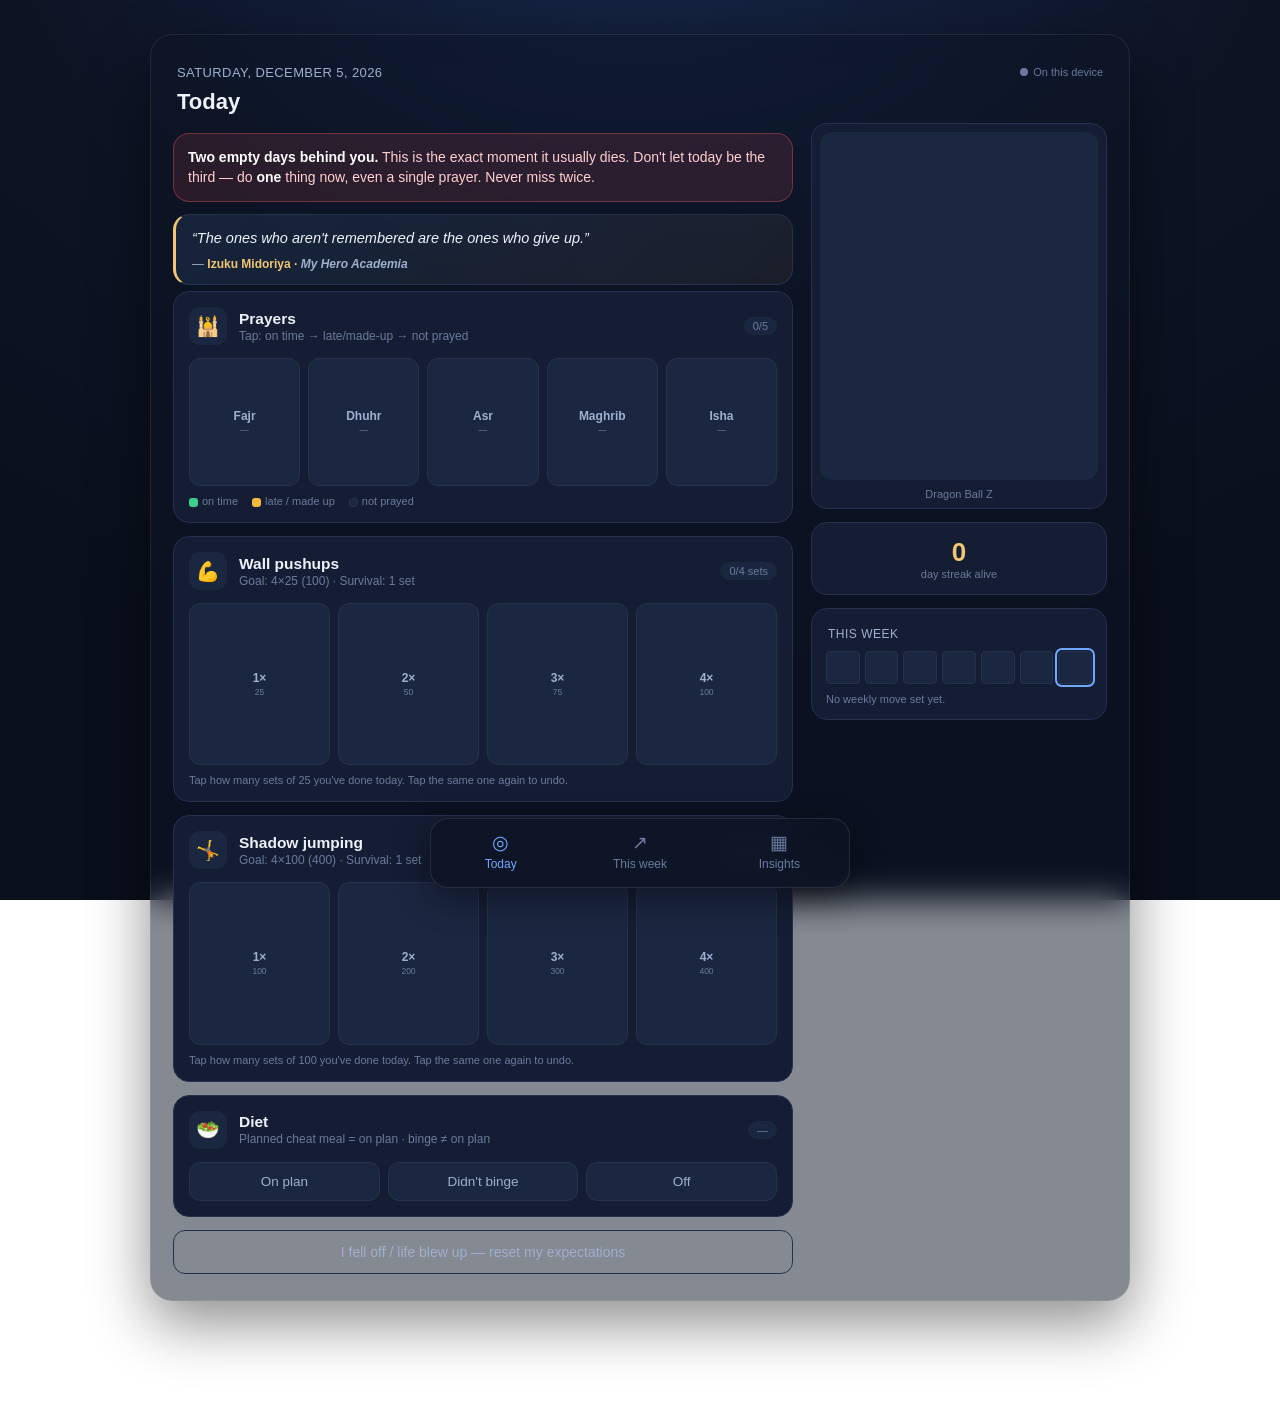
<file: tracker.html>
<!DOCTYPE html>
<html lang="en">
<head>
<meta charset="UTF-8">
<meta name="viewport" content="width=device-width, initial-scale=1.0, maximum-scale=1.0, user-scalable=no">
<meta name="apple-mobile-web-app-capable" content="yes">
<meta name="theme-color" content="#0d1424">
<title>Kaizen</title>
<style>
  :root{
    /* Shinkai Night — indigo / gold */
    --bg:#0d1424; --card:#141d33; --card2:#1b2740; --line:#26314d;
    --txt:#eef2fb; --mut:#9fb0cf; --dim:#6b7a9c;
    --accent:#6ea8ff; --green:#3ecf8e; --amber:#f4b740; --red:#ff6b6b; --gold:#f0c674;
    --r:16px;
  }
  *{box-sizing:border-box; -webkit-tap-highlight-color:transparent;}
  html{background:radial-gradient(1200px 820px at 50% -12%, #17274a 0%, #0d1424 52%, #0a0f1c 100%) fixed;}
  html,body{margin:0; padding:0; color:var(--txt);
    font-family:-apple-system,BlinkMacSystemFont,"Segoe UI",Roboto,Helvetica,Arial,sans-serif;}
  body{margin:0; min-height:100vh; background:transparent;}
  #app{width:min(560px, 100% - 24px); margin:18px auto 104px; padding:4px 16px 18px;
    background:rgba(13,20,36,.5); backdrop-filter:blur(16px); -webkit-backdrop-filter:blur(16px);
    border:1px solid rgba(255,255,255,.09); border-radius:22px; box-shadow:0 22px 60px rgba(0,0,0,.45);}
  h1{margin:0; font-weight:650;}
  .muted{color:var(--mut);} .dim{color:var(--dim);}
  .small{font-size:13px;} .tiny{font-size:11px;}

  header{position:static; background:transparent; padding:14px 4px 8px;}
  .topbar{display:flex; justify-content:space-between; align-items:center;}
  .date{font-size:13px; color:var(--mut); letter-spacing:.4px; text-transform:uppercase;}
  .htitle{display:flex; align-items:baseline; justify-content:space-between; margin-top:2px;}
  .htitle h1{font-size:22px;}
  .streak{font-size:13px; color:var(--gold); font-weight:600;}
  .syncdot{font-size:11px; color:var(--dim); display:flex; align-items:center; gap:5px;}
  .syncdot i{width:8px; height:8px; border-radius:50%; background:var(--dim); display:inline-block;}

  .banner{border-radius:var(--r); padding:13px 14px; margin:10px 0; font-size:14px; line-height:1.45;}
  .banner.warn{background:rgba(255,93,93,.12); border:1px solid rgba(255,93,93,.35); color:#ffd0d0;}
  .banner.come{background:rgba(110,168,255,.12); border:1px solid rgba(110,168,255,.4); color:#cfe0ff;}
  .banner b{color:#fff;}

  .tabs{position:fixed; left:0; right:0; bottom:0; z-index:40; display:flex; justify-content:center; background:transparent; padding-bottom:12px;}
  .tabs .inner{display:flex; width:min(420px, 100% - 24px); background:rgba(13,20,36,.82); backdrop-filter:blur(12px); -webkit-backdrop-filter:blur(12px); border:1px solid rgba(255,255,255,.1); border-radius:18px; box-shadow:0 10px 34px rgba(0,0,0,.4); overflow:hidden;}
  .tab{flex:1; text-align:center; padding:12px 0 16px; font-size:12px; color:var(--dim); cursor:pointer; border:none; background:none;}
  .tab .ico{display:block; font-size:19px; margin-bottom:3px;}
  .tab.active{color:var(--accent);}

  .card{background:var(--card); border:1px solid var(--line); border-radius:var(--r); padding:15px; margin-bottom:13px;}
  .hrow{display:flex; align-items:center; gap:12px;}
  .hicon{width:38px; height:38px; flex:0 0 38px; border-radius:11px; display:flex; align-items:center; justify-content:center; font-size:19px; background:var(--card2);}
  .hname{font-size:15.5px; font-weight:600;}
  .hsub{font-size:12px; color:var(--dim); margin-top:1px;}
  .hstate{margin-left:auto; font-size:11px; padding:3px 9px; border-radius:20px; background:var(--card2); color:var(--dim); white-space:nowrap;}
  .hstate.full{background:rgba(62,207,142,.16); color:var(--green);}
  .hstate.surv{background:rgba(244,183,64,.16); color:var(--amber);}
  .ctl{margin-top:13px;}

  /* tap cells: prayers (tri-state) + pushup sets */
  .cells{display:flex; gap:8px;}
  .pd{flex:1; aspect-ratio:1/1.15; border-radius:11px; background:var(--card2); border:1px solid var(--line);
    display:flex; flex-direction:column; align-items:center; justify-content:center; gap:2px; cursor:pointer; transition:.12s; user-select:none;}
  .pd b{font-size:12px; color:var(--mut); font-weight:600;}
  .pd small{font-size:8.5px; color:var(--dim);}
  .pd.on{background:var(--green); border-color:var(--green);} .pd.on b,.pd.on small{color:#06281b;}
  .pd.late{background:var(--amber); border-color:var(--amber);} .pd.late b,.pd.late small{color:#3a2c00;}
  .legend{display:flex; gap:14px; margin-top:9px; font-size:11px; color:var(--dim);}
  .legend i{display:inline-block; width:9px; height:9px; border-radius:3px; margin-right:4px; vertical-align:middle;}

  .seg{display:flex; gap:8px;}
  .seg button{flex:1; padding:11px 6px; border-radius:11px; border:1px solid var(--line); background:var(--card2); color:var(--mut); font-size:13.5px; cursor:pointer;}
  .seg button.on-f{background:rgba(62,207,142,.16); border-color:var(--green); color:var(--green); font-weight:600;}
  .seg button.on-s{background:rgba(244,183,64,.16); border-color:var(--amber); color:var(--amber); font-weight:600;}

  input,textarea{width:100%; background:var(--card2); border:1px solid var(--line); color:var(--txt); border-radius:11px; padding:11px 12px; font-size:14px; font-family:inherit; outline:none;}
  input:focus,textarea:focus{border-color:var(--accent);}
  textarea{resize:none; line-height:1.4;}
  label.fld{display:block; font-size:12px; color:var(--mut); margin:0 0 6px 2px;}
  .saverow{display:flex; gap:9px; align-items:center;} .saverow input{flex:1;}
  .cur{color:var(--dim); font-size:13px;}
  .toggle{display:flex; align-items:center; gap:9px; margin-top:9px; font-size:13px; color:var(--mut); cursor:pointer;}
  .toggle .box{width:22px; height:22px; border-radius:7px; border:1px solid var(--line); background:var(--card2); flex:0 0 22px; display:flex; align-items:center; justify-content:center; font-size:13px;}
  .toggle.on .box{background:var(--amber); border-color:var(--amber); color:#3a2c00;}
  .reflect textarea{min-height:54px;}
  .btn{display:block; width:100%; text-align:center; padding:13px; border-radius:12px; border:1px solid var(--line); background:var(--card2); color:var(--mut); font-size:14px; cursor:pointer; margin-top:8px;}
  .btn.ghost{background:none;}

  .chain{display:grid; grid-template-columns:repeat(15,1fr); gap:5px;}
  .cd{aspect-ratio:1/1; border-radius:4px; background:var(--card2); border:1px solid var(--line);}
  .cd.s1{background:rgba(244,183,64,.5);} .cd.s2{background:rgba(62,207,142,.55);} .cd.s3{background:var(--green);}
  .cd.today{outline:2px solid var(--accent); outline-offset:1px;}

  .stat{display:flex; align-items:center; gap:12px; padding:11px 0; border-bottom:1px solid var(--line);}
  .stat:last-child{border-bottom:none;}
  .stat .bar{flex:1; height:8px; border-radius:6px; background:var(--card2); overflow:hidden;}
  .stat .bar i{display:block; height:100%; border-radius:6px; background:var(--green);}
  .stat .lab{width:104px; font-size:13px;} .stat .pct{width:42px; text-align:right; font-size:13px; color:var(--mut);}
  .bar{height:8px; border-radius:6px; background:var(--card2); overflow:hidden;} .bar i{display:block; height:100%; border-radius:6px; background:var(--green);}
  .reflist .ri{padding:10px 0; border-bottom:1px solid var(--line);} .reflist .ri:last-child{border:none;}
  .reflist .rd{font-size:11px; color:var(--dim); text-transform:uppercase; letter-spacing:.3px;}
  .reflist .rt{font-size:14px; margin-top:2px; line-height:1.4;}
  .big{font-size:26px; font-weight:700;}
  .sec-title{font-size:12px; color:var(--mut); text-transform:uppercase; letter-spacing:.5px; margin:4px 2px 10px;}
  .empty{color:var(--dim); font-size:13px; text-align:center; padding:18px 0;}
  .navday{display:flex; align-items:center; justify-content:space-between; margin:2px 0 10px;}
  .navday button{background:var(--card2); border:1px solid var(--line); color:var(--mut); width:38px; height:34px; border-radius:10px; font-size:16px; cursor:pointer;}
  .navday .d{font-size:13px; color:var(--mut);}
  .savegoal{display:flex; gap:8px; align-items:center; margin-top:6px;} .savegoal input{flex:1;}

  /* ---- daily anime art: background, side character, header avatar ---- */
  #bgArt{position:fixed; inset:0; z-index:-2; background:center/cover no-repeat; opacity:0; transition:opacity .8s ease;}
  #bgArt.on{opacity:.5;}
  #sideArt{position:fixed; right:0; bottom:0; width:min(30vw,300px); height:min(72vh,660px);
    background:bottom right/contain no-repeat; opacity:0; transition:opacity .8s ease; z-index:-1; pointer-events:none;
    -webkit-mask-image:linear-gradient(to left,#000 38%,transparent 96%); mask-image:linear-gradient(to left,#000 38%,transparent 96%);}
  #sideArt.on{opacity:.55;}
  .avatar{width:30px; height:30px; flex:0 0 30px; border-radius:50%; background:center/cover no-repeat var(--card2);
    border:1px solid var(--line); opacity:0; transition:opacity .5s;}
  .avatar.on{opacity:1;}
  #artCredit{position:fixed; right:9px; bottom:6px; z-index:0; font-size:9px; color:var(--dim); opacity:.55; pointer-events:none;}
  @media (max-width:1099px){ #sideArt, #artCredit{display:none;} }

  /* ---- daily anime motivation quote ---- */
  .quote{position:relative; margin:12px 0 6px; padding:13px 15px 13px 16px; border-radius:var(--r);
    background:linear-gradient(135deg, rgba(110,168,255,.11), rgba(240,198,116,.06));
    border:1px solid var(--line); border-left:3px solid var(--gold);}
  .quote .qt{font-size:14.5px; line-height:1.5; font-style:italic; color:var(--txt);}
  .quote .qa{margin-top:8px; font-size:12px; color:var(--mut);}
  .quote .qa b{color:var(--gold); font-weight:600;}
  .quote .qsrc{color:var(--mut); font-style:italic;}

  /* Single centered glass panel at every width — identical on mobile web and
     desktop web app. On larger screens, give the panel a touch more breathing room. */
  @media (min-width:760px){
    #app{margin-top:34px; padding:6px 20px 22px;}
  }

  /* Desktop dashboard: habits on the left, a live info rail on the right, so wide
     screens are filled with purpose. The rail is hidden on mobile/tablet. */
  #rail{display:none; flex-direction:column; gap:13px;}
  .railcard{background:var(--card); border:1px solid var(--line); border-radius:var(--r); padding:14px; text-align:center;}
  .railcard.art{padding:8px;}
  .railart{width:100%; aspect-ratio:4/5; background:center/cover no-repeat var(--card2); border-radius:13px;}
  @media (min-width:1000px){
    #app{width:min(980px, 100% - 48px); display:grid; grid-template-columns:1fr 296px;
      grid-template-areas:"head head" "view rail"; column-gap:18px; align-items:start; padding:8px 22px 26px;}
    header{grid-area:head;}
    #view{grid-area:view; min-width:0;}
    #rail{grid-area:rail; display:flex;}
  }
</style>
</head>
<body>

<div id="bgArt" aria-hidden="true"></div>
<div id="sideArt" aria-hidden="true"></div>
<div id="artCredit" aria-hidden="true"></div>

<nav class="tabs"><div class="inner">
  <button class="tab active" data-v="today"><span class="ico">◎</span>Today</button>
  <button class="tab" data-v="week"><span class="ico">↗</span>This week</button>
  <button class="tab" data-v="insights"><span class="ico">▦</span>Insights</button>
</div></nav>

<main id="app">
  <header>
    <div class="topbar">
      <div class="date" id="topDate">—</div>
      <div style="display:flex; align-items:center; gap:10px">
        <div id="artAvatar" class="avatar" aria-hidden="true"></div>
        <div class="syncdot" id="syncDot"><i></i>…</div>
      </div>
    </div>
    <div class="htitle"><h1 id="topTitle">Today</h1><div class="streak" id="streak"></div></div>
  </header>

  <div id="view"></div>
  <aside id="rail" aria-hidden="true"></aside>
</main>

<script>
/* ===== state.js ===== */
"use strict";
/* ============================================================
   state.js — app state, local storage & Google Apps Script sync
   ============================================================ */

const KEY = "daily-anchor-v1";
const DEFAULT = { settings:{ moveGoal:4, shadowGoal:4 }, days:{}, weeks:{} };
const hasGAS = (typeof google !== "undefined" && google.script && google.script.run); // true when served by Apps Script

function normalize(o){
  o = Object.assign({}, DEFAULT, o || {});
  o.settings = Object.assign({ moveGoal:4, shadowGoal:4 }, o.settings || {});
  o.days  = o.days  || {};
  o.weeks = o.weeks || {};
  return o;
}
function load(){ try{ return normalize(JSON.parse(localStorage.getItem(KEY))); }catch(e){ return normalize(); } }
function saveLocal(){ localStorage.setItem(KEY, JSON.stringify(S)); }

let S = load();
let pushTimer = null;

function save(){
  S._ts = Date.now();
  saveLocal();
  if (hasGAS){ clearTimeout(pushTimer); pushTimer = setTimeout(pushRemote, 800); }
}
function pushRemote(){
  pushTimer = null;               // debounce has fired
  setSync("saving");
  google.script.run.withSuccessHandler(()=>setSync("ok")).withFailureHandler(()=>setSync("err")).saveData(JSON.stringify(S));
}
function pullRemote(){
  if (!hasGAS){ setSync("local"); return; }
  setSync("syncing");
  google.script.run.withSuccessHandler(str=>{ try{
    if (str){ const ro = JSON.parse(str); if (ro && (ro._ts||0) > (S._ts||0)){ S = normalize(ro); saveLocal(); render(); } }
    setSync("ok");
  }catch(e){ setSync("err"); } }).withFailureHandler(()=>setSync("err")).loadData();
}
function setSync(state){
  const e = document.getElementById("syncDot"); if (!e) return;
  const m = { saving:["#f4b740","Saving…"], ok:["#3ecf8e","Synced"], err:["#ff6b6b","Offline — saved here"], syncing:["#6ea8ff","Syncing…"], local:["#6b7a9c","On this device"] };
  const v = m[state] || m.local;
  e.innerHTML = `<i style="background:${v[0]}"></i>${v[1]}`;
}

// Quietly re-check the server for newer data (near-live sync). Called on tab focus
// and on a heartbeat. Skips while the tab is hidden, mid-save, or editing a field
// (so it never clobbers something you're typing).
function pollRemote(){
  if (!hasGAS || document.hidden || pushTimer) return;
  const ae = document.activeElement;
  if (ae && (ae.tagName === "TEXTAREA" || ae.tagName === "INPUT")) return;
  google.script.run.withSuccessHandler(str=>{ try{
    if (str){ const ro = JSON.parse(str); if (ro && (ro._ts||0) > (S._ts||0)){ S = normalize(ro); saveLocal(); render(); } }
    setSync("ok");
  }catch(e){} }).withFailureHandler(()=>{}).loadData();
}


/* ===== model.js ===== */
/* ============================================================
   model.js — dates, the day record, and habit scoring
   ============================================================ */

let cursor = new Date(); // which day the Today tab is showing

function key(d){ const x = new Date(d.getTime() - d.getTimezoneOffset()*60000); return x.toISOString().slice(0,10); } // local calendar date
function fmt(d){ return d.toLocaleDateString(undefined, { weekday:"long", day:"numeric", month:"long" }); }
function fmtFull(d){ return d.toLocaleDateString(undefined, { weekday:"long", day:"numeric", month:"long", year:"numeric" }); }
function shortDate(d){ return d.toLocaleDateString(undefined, { weekday:"short", day:"numeric", month:"short" }); }
function isToday(d){ return key(d) === key(new Date()); }
function addDays(d,n){ const x = new Date(d); x.setDate(x.getDate()+n); return x; }
function weekKey(d){ const x = new Date(d); const day = (x.getDay()+6)%7; x.setDate(x.getDate()-day); return key(x); } // Monday-anchored

function moveGoal(){ return S.settings.moveGoal || 4; }       // pushup sets target (each set = 25)
function shadowGoal(){ return S.settings.shadowGoal || 4; }   // shadow-jumping sets target (each set = 100)
const SET_REPS = 25;
const SHADOW_REPS = 100;

function blankDay(){ return { prayers:[0,0,0,0,0], move:0, shadow:0, diet:null, comeback:false }; }
function day(d){
  const k = key(d); let r = S.days[k];
  if (!r){ r = blankDay(); S.days[k] = r; }
  if (!Array.isArray(r.prayers)){ const n = +r.prayer||0; r.prayers = [0,0,0,0,0].map((_,i)=> i<n ? 1 : 0); } // migrate old prayer count
  // strip retired habits (money / learning / reflection) from any older records
  delete r.learn; delete r.learnNote; delete r.saveAmt; delete r.saveSurv; delete r.reflection; delete r.prayer;
  if (r.move === undefined)   r.move = 0;
  if (r.shadow === undefined) r.shadow = 0;
  r.move   = Math.max(0, Math.min(r.move,   moveGoal()));     // clamp sets to current goal
  r.shadow = Math.max(0, Math.min(r.shadow, shadowGoal()));
  return r;
}

// prayer cell states: 0 none, 1 on time, 2 late/made-up
function prayed(r){ return r.prayers.filter(x=>x>0).length; }
function onTime(r){ return r.prayers.filter(x=>x===1).length; }

function pPrayer(r){ const p = prayed(r); return p===5 ? 2 : p>=1 ? 1 : 0; }
function pMove(r){ const g = moveGoal(), m = Math.min(r.move||0, g); return m>=g ? 2 : m>=1 ? 1 : 0; }
function pShadow(r){ const g = shadowGoal(), m = Math.min(r.shadow||0, g); return m>=g ? 2 : m>=1 ? 1 : 0; }
function pDiet(r){ return r.diet==="full" ? 2 : r.diet==="surv" ? 1 : 0; }

function dayScore(r){ return pPrayer(r)+pMove(r)+pShadow(r)+pDiet(r); } // 0..8
function dayLevel(r){ const s = dayScore(r); if (s===0) return 0; if (s>=7) return 3; if (s>=4) return 2; return 1; }
function missed(d){ const k = key(d); const r = S.days[k]; return !r || dayScore(day(d))===0; }
function currentStreak(){ let n=0, d=new Date(); if (missed(d)) d=addDays(d,-1); while(!missed(d)){ n++; d=addDays(d,-1); } return n; }


/* ===== views.js ===== */
/* ============================================================
   views.js — rendering the three tabs (Today / Week / Insights)
   ============================================================ */

let V = "today";
function render(){ if (V==="today") renderToday(); else if (V==="week") renderWeek(); else renderInsights(); renderRail(); }

/* ---------------- DESKTOP INFO RAIL (wide screens only) ---------------- */
function renderRail(){
  const rail = el("rail"); if (!rail) return;
  const st = currentStreak();
  const wk = weekKey(new Date()); const w = S.weeks[wk] || {};
  const days7 = [...Array(7)].map((_,i)=>{ const d=addDays(new Date(),-6+i); const lv=missed(d)?0:dayLevel(day(d)); return `<div class="cd s${lv} ${isToday(d)?'today':''}" title="${fmt(d)}"></div>`; }).join("");
  const art = (typeof ART_TODAY !== "undefined" && ART_TODAY)
    ? `<div class="railcard art"><div class="railart" style="background-image:url('${ART_TODAY.u}')"></div><div class="tiny dim" style="margin-top:8px">${esc(ART_TODAY.s)}</div></div>`
    : "";
  rail.innerHTML =
    art +
    `<div class="railcard"><div class="big" style="color:var(--gold)">${st}</div><div class="tiny dim">day streak alive</div></div>` +
    `<div class="railcard"><div class="sec-title" style="text-align:left">This week</div>` +
      `<div class="chain" style="grid-template-columns:repeat(7,1fr)">${days7}</div>` +
      (w.plan ? `<div class="small muted" style="margin-top:9px;text-align:left;line-height:1.45">${esc(w.plan)}</div>`
              : `<div class="tiny dim" style="margin-top:9px;text-align:left">No weekly move set yet.</div>`) +
    `</div>`;
}

function el(id){ return document.getElementById(id); }
function esc(s){ return (s||"").replace(/[&<>"]/g, c=>({ "&":"&amp;","<":"&lt;",">":"&gt;",'"':"&quot;" }[c])); }
function stCls(p){ return p===2 ? "full" : p===1 ? "surv" : ""; }
function stTxt(p,full,surv){ return p===2 ? full : p===1 ? surv : "—"; }
function exitComeback(r){ if (r.comeback && dayScore(r)>0) r.comeback = false; }

/* ---------------- TODAY ---------------- */
function renderToday(){
  const r = day(cursor), st = currentStreak();
  el("topDate").textContent  = fmtFull(cursor);                                  // full date, always shown on Today
  el("topTitle").textContent = isToday(cursor) ? "Today" : fmt(cursor).split(",")[0];
  el("streak").textContent   = st>0 ? "🔥 "+st+" day"+(st>1?"s":"")+" alive" : "";

  let banner = "";
  if (isToday(cursor)){
    if (r.comeback){
      banner = `<div class="banner come"><b>Welcome back.</b> Forget the others today — just pray. That's the whole task: one thread, re-tied. Tomorrow we add one more. <span class="dim">(log anything to exit comeback mode)</span></div>`;
    } else if (missed(addDays(cursor,-1)) && missed(addDays(cursor,-2)) && dayScore(r)===0){
      banner = `<div class="banner warn"><b>Two empty days behind you.</b> This is the exact moment it usually dies. Don't let today be the third — do <b>one</b> thing now, even a single prayer. Never miss twice.</div>`;
    }
  }

  const pNames = ["Fajr","Dhuhr","Asr","Maghrib","Isha"];
  const prayerCells = r.prayers.map((s,i)=>{ const cls = s===1?"on":s===2?"late":""; const cap = s===1?"on time":s===2?"late":"—";
    return `<div class="pd ${cls}" data-p="${i}"><b>${pNames[i]}</b><small>${cap}</small></div>`; }).join("");

  const g = moveGoal(), mv = Math.min(r.move||0, g);
  const setCells = [...Array(g)].map((_,i)=>{ const n=i+1; return `<div class="pd ${mv>=n?'on':''}" data-m="${n}"><b>${n}×</b><small>${n*SET_REPS}</small></div>`; }).join("");

  const sg = shadowGoal(), sv = Math.min(r.shadow||0, sg);
  const shadowCells = [...Array(sg)].map((_,i)=>{ const n=i+1; return `<div class="pd ${sv>=n?'on':''}" data-s="${n}"><b>${n}×</b><small>${n*SHADOW_REPS}</small></div>`; }).join("");

  el("view").innerHTML = `
  ${!isToday(cursor)?navDay():""}
  ${banner}
  ${isToday(cursor)?quoteHTML():""}

  <div class="card">
    <div class="hrow"><div class="hicon">🕌</div>
      <div><div class="hname">Prayers</div><div class="hsub">Tap: on time → late/made-up → not prayed</div></div>
      <div class="hstate ${stCls(pPrayer(r))}">${prayed(r)}/5${onTime(r)<prayed(r)?` · ${onTime(r)} on time`:""}</div></div>
    <div class="ctl"><div class="cells">${prayerCells}</div>
      <div class="legend"><span><i style="background:var(--green)"></i>on time</span><span><i style="background:var(--amber)"></i>late / made up</span><span><i style="background:var(--card2);border:1px solid var(--line)"></i>not prayed</span></div>
    </div>
  </div>

  <div class="card">
    <div class="hrow"><div class="hicon">💪</div>
      <div><div class="hname">Wall pushups</div><div class="hsub">Goal: ${g}×${SET_REPS} (${g*SET_REPS}) · Survival: 1 set</div></div>
      <div class="hstate ${stCls(pMove(r))}">${mv}/${g} sets</div></div>
    <div class="ctl"><div class="cells">${setCells}</div>
      <div class="tiny dim" style="margin-top:9px">Tap how many sets of ${SET_REPS} you've done today. Tap the same one again to undo.</div>
    </div>
  </div>

  <div class="card">
    <div class="hrow"><div class="hicon">🤸</div>
      <div><div class="hname">Shadow jumping</div><div class="hsub">Goal: ${sg}×${SHADOW_REPS} (${sg*SHADOW_REPS}) · Survival: 1 set</div></div>
      <div class="hstate ${stCls(pShadow(r))}">${sv}/${sg} sets</div></div>
    <div class="ctl"><div class="cells">${shadowCells}</div>
      <div class="tiny dim" style="margin-top:9px">Tap how many sets of ${SHADOW_REPS} you've done today. Tap the same one again to undo.</div>
    </div>
  </div>

  <div class="card">
    <div class="hrow"><div class="hicon">🥗</div>
      <div><div class="hname">Diet</div><div class="hsub">Planned cheat meal = on plan · binge ≠ on plan</div></div>
      <div class="hstate ${stCls(pDiet(r))}">${stTxt(pDiet(r),"on plan","held")}</div></div>
    <div class="ctl seg" data-h="diet">
      <button data-v="full" class="${r.diet==='full'?'on-f':''}">On plan</button>
      <button data-v="surv" class="${r.diet==='surv'?'on-s':''}">Didn't binge</button>
      <button data-v="none">Off</button></div>
  </div>

  ${isToday(cursor)?`<button class="btn ghost" id="comebackBtn">${r.comeback?"I&rsquo;m okay — exit comeback mode":"I fell off / life blew up — reset my expectations"}</button>`:""}
  ${!isToday(cursor)?`<button class="btn ghost" id="goToday">← Back to today</button>`:""}
  `;

  document.querySelectorAll("[data-p]").forEach(c=>c.onclick=()=>{ const i=+c.dataset.p; r.prayers[i]=(r.prayers[i]+1)%3; exitComeback(r); save(); renderToday(); });
  document.querySelectorAll("[data-m]").forEach(c=>c.onclick=()=>{ const n=+c.dataset.m; r.move=(r.move===n)?n-1:n; exitComeback(r); save(); renderToday(); });
  document.querySelectorAll("[data-s]").forEach(c=>c.onclick=()=>{ const n=+c.dataset.s; r.shadow=(r.shadow===n)?n-1:n; exitComeback(r); save(); renderToday(); });
  document.querySelectorAll("[data-h=diet] button").forEach(b=>b.onclick=()=>{ const v=b.dataset.v; r.diet=v==="none"?null:v; exitComeback(r); save(); renderToday(); });
  if (el("comebackBtn")) el("comebackBtn").onclick=()=>{ r.comeback=!r.comeback; save(); renderToday(); };
  if (el("goToday")) el("goToday").onclick=()=>{ cursor=new Date(); renderToday(); };
}
function navDay(){ return `<div class="navday"><button id="prevD">‹</button><div class="d">${fmt(cursor)}</div><button id="nextD" ${isToday(cursor)?'disabled style="opacity:.3"':''}>›</button></div>`; }

/* ---------------- THIS WEEK ---------------- */
function renderWeek(){
  el("topDate").textContent=""; el("topTitle").textContent="This week"; el("streak").textContent="";
  const wk = weekKey(new Date()); if (!S.weeks[wk]) S.weeks[wk]={ plan:"", moved:false }; const w = S.weeks[wk];
  const days7 = [...Array(7)].map((_,i)=>{ const d=addDays(new Date(),-6+i); const lv=missed(d)?0:dayLevel(day(d)); return `<div class="cd s${lv} ${isToday(d)?'today':''}" title="${fmt(d)}"></div>`; }).join("");
  el("view").innerHTML = `
  <div class="card">
    <div class="sec-title">The weekly question — your steering wheel</div>
    <div class="hrow"><div class="hicon">🎯</div><div><div class="hname">My future plan, this week</div><div class="hsub">Not daily. One real move toward the bigger thing.</div></div></div>
    <div class="ctl"><label class="fld">What's the ONE move this week?</label>
      <textarea id="plan" placeholder="e.g. 1 hour on the side plan, send that message, read 20 pages…">${esc(w.plan)}</textarea>
      <div class="toggle ${w.moved?'on':''}" id="movedTog" style="margin-top:12px"><div class="box">${w.moved?'✓':''}</div><span>I moved it forward this week</span></div></div>
  </div>
  <div class="card"><div class="sec-title">Last 7 days — still on the board?</div>
    <div class="chain" style="grid-template-columns:repeat(7,1fr)">${days7}</div>
    <div class="tiny dim" style="margin-top:10px">Empty = missed · amber = survival · green = full. The goal isn't all-green — it's no two empties in a row.</div></div>
  <div class="card"><div class="sec-title">Remember the rule</div>
    <div class="small muted" style="line-height:1.55"><b style="color:var(--txt)">Never pause — only shrink.</b> A crushing week drops the habits to their survival minimum (~90 seconds), it doesn't stop them. The thread never gets cut, so there's nothing to "come back" from.<br><br><b style="color:var(--txt)">Never miss twice.</b> One zero day is life. Two in a row is how it dies. That's the only hard rule.</div></div>`;
  el("plan").onchange=e=>{ w.plan=e.target.value; save(); };
  el("movedTog").onclick=()=>{ w.moved=!w.moved; save(); renderWeek(); };
}

/* ---------------- INSIGHTS ---------------- */
function renderInsights(){
  el("topDate").textContent="Last 14 days"; el("topTitle").textContent="Insights"; el("streak").textContent="";
  const days = [...Array(14)].map((_,i)=>addDays(new Date(),-13+i));
  const present = days.filter(d=>!missed(d)).length;
  function rate(fn){ const hit = days.filter(d=>{ const r=S.days[key(d)]; return r && fn(day(d))>0; }).length; return Math.round(100*hit/14); }
  const rPray=rate(pPrayer), rMove=rate(pMove), rShadow=rate(pShadow), rDiet=rate(pDiet);
  const onTimeTot = days.reduce((a,d)=>{ const r=S.days[key(d)]; return a+(r?onTime(day(d)):0); }, 0);
  const prayedTot = days.reduce((a,d)=>{ const r=S.days[key(d)]; return a+(r?prayed(day(d)):0); }, 0);
  const onTimePct = prayedTot ? Math.round(100*onTimeTot/prayedTot) : 0;
  const setsTot = days.reduce((a,d)=>{ const r=S.days[key(d)]; return a+(r?Math.min(r.move||0,moveGoal()):0); }, 0);
  const shadowTot = days.reduce((a,d)=>{ const r=S.days[key(d)]; return a+(r?Math.min(r.shadow||0,shadowGoal()):0); }, 0);

  const chainDays = [...Array(15)].map((_,i)=>addDays(new Date(),-14+i));
  const chain = chainDays.map(d=>{ const lv=missed(d)?0:dayLevel(day(d)); return `<div class="cd s${lv} ${isToday(d)?'today':''}" title="${fmt(d)}"></div>`; }).join("");
  const spark = days.map(d=>{ const r=S.days[key(d)]; const p=r?prayed(day(d)):0; const ot=r?onTime(day(d)):0;
    const col = p===0?'var(--line)':(ot===p?'var(--green)':'var(--amber)');
    return `<div style="flex:1;display:flex;align-items:flex-end"><div style="width:100%;height:${(p/5)*100||4}%;min-height:3px;border-radius:3px 3px 0 0;background:${col}"></div></div>`; }).join("");

  el("view").innerHTML = `
  <div class="card full"><div class="sec-title">Were you present, or did the days pass by?</div>
    <div class="hrow" style="gap:18px">
      <div><div class="big">${present}<span class="muted" style="font-size:15px">/14</span></div><div class="tiny dim">days you showed up</div></div>
      <div><div class="big">${currentStreak()}</div><div class="tiny dim">day streak now</div></div>
      <div><div class="big">${onTimePct}<span class="muted" style="font-size:15px">%</span></div><div class="tiny dim">prayers on time</div></div>
    </div>
    <div class="chain" style="margin-top:16px">${chain}</div></div>

  <div class="card"><div class="sec-title">Consistency by habit (14 days)</div>
    ${statRow("🕌 Prayers",rPray)}${statRow("💪 Pushups",rMove)}${statRow("🤸 Shadow jump",rShadow)}${statRow("🥗 Diet",rDiet)}</div>

  <div class="card"><div class="sec-title">Prayers — daily (green = all on time)</div>
    <div style="display:flex;gap:3px;height:54px;align-items:flex-end">${spark}</div>
    <div class="tiny dim" style="margin-top:8px">${(prayedTot/14).toFixed(1)} of 5 prayed/day · ${onTimePct}% on time</div></div>

  <div class="card"><div class="sec-title">Pushups — 2-week volume</div>
    <div class="big">${(setsTot*SET_REPS).toLocaleString()}<span class="muted" style="font-size:15px"> reps</span></div>
    <div class="tiny dim" style="margin-top:6px">${setsTot} sets · ${(setsTot/14).toFixed(1)} sets/day (goal ${moveGoal()}/day)</div></div>

  <div class="card"><div class="sec-title">Shadow jumping — 2-week volume</div>
    <div class="big">${(shadowTot*SHADOW_REPS).toLocaleString()}<span class="muted" style="font-size:15px"> reps</span></div>
    <div class="tiny dim" style="margin-top:6px">${shadowTot} sets · ${(shadowTot/14).toFixed(1)} sets/day (goal ${shadowGoal()}/day)</div></div>

  <button class="btn ghost" id="exportBtn">⬆ Copy my 2 weeks (to share with my coach)</button>
  <button class="btn ghost" id="backupBtn">💾 Backup all data (move to another device)</button>
  <button class="btn ghost" id="restoreBtn">📥 Restore from a backup code</button>
  `;
  el("exportBtn").onclick=exportData;
  el("backupBtn").onclick=backupData;
  el("restoreBtn").onclick=restoreData;
}
function statRow(lab,pct){ return `<div class="stat"><div class="lab">${lab}</div><div class="bar"><i style="width:${pct}%"></i></div><div class="pct">${pct}%</div></div>`; }


/* ===== data.js ===== */
/* ============================================================
   data.js — export for coaching, and backup / restore
   ============================================================ */

function exportData(){
  const days = [...Array(14)].map((_,i)=>addDays(new Date(),-13+i));
  let out = "MY LAST 2 WEEKS — Kaizen\n\n";
  days.forEach(d=>{ const raw = S.days[key(d)]; if (!raw || dayScore(day(d))===0) return; const r = day(d);
    out += `${shortDate(d)}: prayers ${prayed(r)}/5 (${onTime(r)} on time)`;
    out += r.move ? `, pushups ${r.move}/${moveGoal()} sets (${r.move*SET_REPS})` : "";
    out += r.shadow ? `, shadow jumping ${r.shadow}/${shadowGoal()} sets (${r.shadow*SHADOW_REPS})` : "";
    out += r.diet ? `, diet ${r.diet==='full'?'on plan':"didn't binge"}` : "";
    out += "\n"; });
  const wk = S.weeks[weekKey(new Date())]; if (wk && wk.plan) out += `\nThis week's plan: ${wk.plan}${wk.moved?' (moved ✓)':''}\n`;
  copyOrShow(out, "exportBtn", "✓ Copied — paste it to your coach");
}

function backupData(){ copyOrShow("DAILYANCHOR"+JSON.stringify(S), "backupBtn", "✓ Backup copied — paste it on your other device"); }

function restoreData(){
  const t = prompt("Paste your backup code here:"); if (!t) return;
  try{
    const j = JSON.parse(t.replace(/^DAILYANCHOR/, "")); if (!j.days) throw 0;
    S = normalize(j); save(); renderInsights(); alert("Restored ✓");
  }catch(e){ alert("That code didn't look right. Copy the whole thing from Backup and try again."); }
}

function copyOrShow(text, btnId, msg){
  const done = ()=>{ const b = el(btnId); const o = b.textContent; b.textContent = msg; setTimeout(()=>{ b.textContent = o; }, 1900); };
  try{
    if (navigator.clipboard && navigator.clipboard.writeText){ navigator.clipboard.writeText(text).then(done).catch(()=>prompt("Copy this:", text)); }
    else { prompt("Copy this:", text); }
  }catch(e){ prompt("Copy this:", text); }
}


/* ===== art.js ===== */
/* ============================================================
   art.js — daily anime motivation: English quote + background/side art
   ============================================================ */

/* --- curated anime motivational quotes (English / subbed) --- */
const QUOTES = [
  { t:"Fall seven times, rise eight.", w:"Japanese proverb", a:"the spirit of Kaizen" },
  { t:"A lesson without pain is meaningless. You cannot gain something without sacrificing something else in return.", w:"Edward Elric", a:"Fullmetal Alchemist" },
  { t:"Hard work is worthless for those that don't believe in themselves.", w:"Naruto Uzumaki", a:"Naruto" },
  { t:"A dropout will beat a genius through hard work.", w:"Rock Lee", a:"Naruto" },
  { t:"If you don't take risks, you can't create a future.", w:"Monkey D. Luffy", a:"One Piece" },
  { t:"Power comes in response to a need, not a desire.", w:"Goku", a:"Dragon Ball" },
  { t:"The moment you think of giving up, think of the reason why you held on so long.", w:"Natsu Dragneel", a:"Fairy Tail" },
  { t:"Fear is not evil. It tells you what your weakness is. Once you know your weakness, you can become stronger.", w:"Gildarts Clive", a:"Fairy Tail" },
  { t:"People's lives don't end when they die. It ends when they lose faith.", w:"Itachi Uchiha", a:"Naruto" },
  { t:"The world isn't perfect. But it's there for us, doing the best it can. That's what makes it so damn beautiful.", w:"Roy Mustang", a:"Fullmetal Alchemist" },
  { t:"Believe in the me that believes in you.", w:"Kamina", a:"Gurren Lagann" },
  { t:"Whatever you lose, you'll find it again. But what you throw away you'll never get back.", w:"Himura Kenshin", a:"Rurouni Kenshin" },
  { t:"If you don't like your destiny, don't accept it. Have the courage to change it the way you want it to be.", w:"Naruto Uzumaki", a:"Naruto" },
  { t:"Don't give up. There's no shame in falling down. The true shame is to not stand up again.", w:"Midorima Shintaro", a:"Kuroko no Basket" },
  { t:"You should enjoy the little detours to the fullest. That's where you'll find things more important than what you want.", w:"Ging Freecss", a:"Hunter x Hunter" },
  { t:"If you only face forward, there is something you will miss seeing.", w:"Vash the Stampede", a:"Trigun" },
  { t:"No matter how deep the night, it always turns to day, eventually.", w:"Brook", a:"One Piece" },
  { t:"A person grows up when he's able to overcome hardships. There are some things a person must learn on his own.", w:"Jiraiya", a:"Naruto" },
  { t:"Being weak is nothing to be ashamed of. Staying weak is.", w:"Fuegoleon Vermillion", a:"Black Clover" },
  { t:"The ones who aren't remembered are the ones who give up.", w:"Izuku Midoriya", a:"My Hero Academia" },
  { t:"Whether you win or lose, looking back and learning from your experiences is part of life.", w:"Takenori Akagi", a:"Slam Dunk" },
  { t:"It's not about whether you can. It's about whether or not you do it.", w:"Kakashi Hatake", a:"Naruto" },
  { t:"Push through the pain — giving up hurts more.", w:"Vegeta", a:"Dragon Ball Z" },
  { t:"Effort makes you. You'll regret someday if you don't do your best now.", w:"Nara Shikamaru", a:"Naruto" }
];

/* deterministic per-day index (same all day, changes at midnight) */
function daySeed(){ const d = new Date(); return d.getFullYear()*1000 + Math.floor((d - new Date(d.getFullYear(),0,0)) / 86400000); }
function dailyPick(arr){ return arr[daySeed() % arr.length]; }

function quoteHTML(){
  const q = dailyPick(QUOTES);
  const who = q.a ? `${esc(q.w)} · <span class="qsrc">${esc(q.a)}</span>` : esc(q.w);
  return `<div class="quote"><div class="qt">&ldquo;${esc(q.t)}&rdquo;</div><div class="qa">— <b>${who}</b></div></div>`;
}

/* --- daily shonen wallpaper (curated SFW list, rotates one per day) ---
   These are direct image URLs, so they load everywhere (local + Apps Script)
   with no API call / CORS / CSP involved. To add more, just append lines —
   grab a wallpaper on https://wallhaven.cc (anime + SFW), open the full image,
   and paste its URL here with the series name. */
const WALLPAPERS = [
  // Dragon Ball Z
  { s:"Dragon Ball Z",     u:"https://w.wallhaven.cc/full/3q/wallhaven-3q6yqv.jpg" },
  { s:"Dragon Ball Z",     u:"https://w.wallhaven.cc/full/d8/wallhaven-d8w81o.png" },
  { s:"Dragon Ball Z",     u:"https://w.wallhaven.cc/full/9o/wallhaven-9o8yw1.png" },
  { s:"Dragon Ball Z",     u:"https://w.wallhaven.cc/full/zp/wallhaven-zpodrw.png" },
  { s:"Dragon Ball Z",     u:"https://w.wallhaven.cc/full/w5/wallhaven-w5ly36.png" },
  { s:"Dragon Ball Z",     u:"https://w.wallhaven.cc/full/1q/wallhaven-1qq2ow.png" },
  // Naruto
  { s:"Naruto",            u:"https://w.wallhaven.cc/full/ly/wallhaven-lyjvlr.png" },
  { s:"Naruto",            u:"https://w.wallhaven.cc/full/e8/wallhaven-e8eg6o.png" },
  { s:"Naruto",            u:"https://w.wallhaven.cc/full/5y/wallhaven-5yygj5.jpg" },
  { s:"Naruto",            u:"https://w.wallhaven.cc/full/5y/wallhaven-5ygmd3.png" },
  { s:"Naruto",            u:"https://w.wallhaven.cc/full/yq/wallhaven-yqx2jk.png" },
  { s:"Naruto",            u:"https://w.wallhaven.cc/full/yq/wallhaven-yqe81l.png" },
  // Hunter x Hunter
  { s:"Hunter x Hunter",   u:"https://w.wallhaven.cc/full/6d/wallhaven-6dpwll.jpg" },
  { s:"Hunter x Hunter",   u:"https://w.wallhaven.cc/full/m3/wallhaven-m3g2l1.jpg" },
  { s:"Hunter x Hunter",   u:"https://w.wallhaven.cc/full/o3/wallhaven-o3dg39.png" },
  { s:"Hunter x Hunter",   u:"https://w.wallhaven.cc/full/j3/wallhaven-j38e5p.jpg" },
  { s:"Hunter x Hunter",   u:"https://w.wallhaven.cc/full/k9/wallhaven-k965g7.png" },
  { s:"Hunter x Hunter",   u:"https://w.wallhaven.cc/full/q6/wallhaven-q6z2m7.png" },
  // Attack on Titan
  { s:"Attack on Titan",   u:"https://w.wallhaven.cc/full/xe/wallhaven-xejeld.jpg" },
  { s:"Attack on Titan",   u:"https://w.wallhaven.cc/full/9d/wallhaven-9dkwy1.png" },
  { s:"Attack on Titan",   u:"https://w.wallhaven.cc/full/gp/wallhaven-gp8rdl.jpg" },
  { s:"Attack on Titan",   u:"https://w.wallhaven.cc/full/jx/wallhaven-jx52dq.jpg" },
  { s:"Attack on Titan",   u:"https://w.wallhaven.cc/full/3l/wallhaven-3l911v.jpg" },
  { s:"Attack on Titan",   u:"https://w.wallhaven.cc/full/we/wallhaven-wey77r.jpg" },
  // Demon Slayer
  { s:"Demon Slayer",      u:"https://w.wallhaven.cc/full/qr/wallhaven-qr67er.png" },
  { s:"Demon Slayer",      u:"https://w.wallhaven.cc/full/m3/wallhaven-m3m9lk.png" },
  { s:"Demon Slayer",      u:"https://w.wallhaven.cc/full/ex/wallhaven-exr1rr.jpg" },
  { s:"Demon Slayer",      u:"https://w.wallhaven.cc/full/x6/wallhaven-x6dped.jpg" },
  { s:"Demon Slayer",      u:"https://w.wallhaven.cc/full/p9/wallhaven-p972d9.png" },
  { s:"Demon Slayer",      u:"https://w.wallhaven.cc/full/7p/wallhaven-7p75yy.png" },
  // My Hero Academia
  { s:"My Hero Academia",  u:"https://w.wallhaven.cc/full/k8/wallhaven-k8kvld.jpg" },
  { s:"My Hero Academia",  u:"https://w.wallhaven.cc/full/d8/wallhaven-d88lyo.jpg" },
  { s:"My Hero Academia",  u:"https://w.wallhaven.cc/full/rq/wallhaven-rqry7j.png" },
  { s:"My Hero Academia",  u:"https://w.wallhaven.cc/full/2y/wallhaven-2yo9px.png" },
  { s:"My Hero Academia",  u:"https://w.wallhaven.cc/full/jx/wallhaven-jx15zm.jpg" },
  { s:"My Hero Academia",  u:"https://w.wallhaven.cc/full/zp/wallhaven-zpyj2o.jpg" },
  // Bleach
  { s:"Bleach",            u:"https://w.wallhaven.cc/full/p9/wallhaven-p9zr5j.png" },
  { s:"Bleach",            u:"https://w.wallhaven.cc/full/m3/wallhaven-m3e8r1.png" },
  { s:"Bleach",            u:"https://w.wallhaven.cc/full/6d/wallhaven-6d1rwl.png" },
  { s:"Bleach",            u:"https://w.wallhaven.cc/full/rr/wallhaven-rrxrl1.png" },
  { s:"Bleach",            u:"https://w.wallhaven.cc/full/x6/wallhaven-x6x1pd.jpg" },
  { s:"Bleach",            u:"https://w.wallhaven.cc/full/6d/wallhaven-6dxvoq.jpg" },
  // One Piece
  { s:"One Piece",         u:"https://w.wallhaven.cc/full/og/wallhaven-og2k7p.png" },
  { s:"One Piece",         u:"https://w.wallhaven.cc/full/je/wallhaven-jev6lp.png" },
  { s:"One Piece",         u:"https://w.wallhaven.cc/full/ly/wallhaven-ly2egp.png" },
  { s:"One Piece",         u:"https://w.wallhaven.cc/full/gw/wallhaven-gw231e.png" },
  { s:"One Piece",         u:"https://w.wallhaven.cc/full/7j/wallhaven-7j15m3.png" },
  { s:"One Piece",         u:"https://w.wallhaven.cc/full/21/wallhaven-211qd9.png" },
  // Jujutsu Kaisen
  { s:"Jujutsu Kaisen",    u:"https://w.wallhaven.cc/full/rq/wallhaven-rqp2pq.png" },
  { s:"Jujutsu Kaisen",    u:"https://w.wallhaven.cc/full/8g/wallhaven-8g9oo1.png" },
  { s:"Jujutsu Kaisen",    u:"https://w.wallhaven.cc/full/zp/wallhaven-zpd88j.png" },
  { s:"Jujutsu Kaisen",    u:"https://w.wallhaven.cc/full/21/wallhaven-21ox16.png" },
];

let ART_TODAY = null;   // the day's chosen wallpaper — read by the desktop rail

function initArt(){
  if (!WALLPAPERS.length) return;
  const w = dailyPick(WALLPAPERS);
  ART_TODAY = w;
  if (typeof renderRail === "function") renderRail();   // fill the rail's art card
  // preload first; only swap in the art once it actually loads (else keep the gradient)
  const img = new Image();
  img.onload = () => {
    const bg = el("bgArt");     if (bg){ bg.style.backgroundImage = `url("${w.u}")`; bg.classList.add("on"); }
    const av = el("artAvatar"); if (av){ av.style.backgroundImage = `url("${w.u}")`; av.classList.add("on"); }
    const cr = el("artCredit"); if (cr){ cr.textContent = w.s; }
  };
  img.onerror = () => { /* dead URL or offline — night-sky gradient stays */ };
  img.src = w.u;
}


/* ===== main.js ===== */
/* ============================================================
   main.js — wiring & boot (must load last)
   ============================================================ */

// bottom tab bar
document.querySelectorAll(".tab").forEach(t=>t.onclick=()=>{
  V = t.dataset.v;
  document.querySelectorAll(".tab").forEach(x=>x.classList.toggle("active", x===t));
  render();
});

// day navigation arrows (rendered inside views)
document.addEventListener("click", e=>{
  if (e.target.id==="prevD"){ cursor = addDays(cursor,-1); renderToday(); }
  if (e.target.id==="nextD" && !isToday(cursor)){ cursor = addDays(cursor,1); renderToday(); }
});

// near-live sync: re-check when the tab regains focus, and on a quiet heartbeat
if (hasGAS){
  document.addEventListener("visibilitychange", ()=>{ if (!document.hidden) pollRemote(); });
  window.addEventListener("focus", pollRemote);
  setInterval(pollRemote, 30000);
}

// boot
render();
setSync(hasGAS ? "syncing" : "local");
pullRemote();
initArt();

</script>
</body>
</html>
</file>
